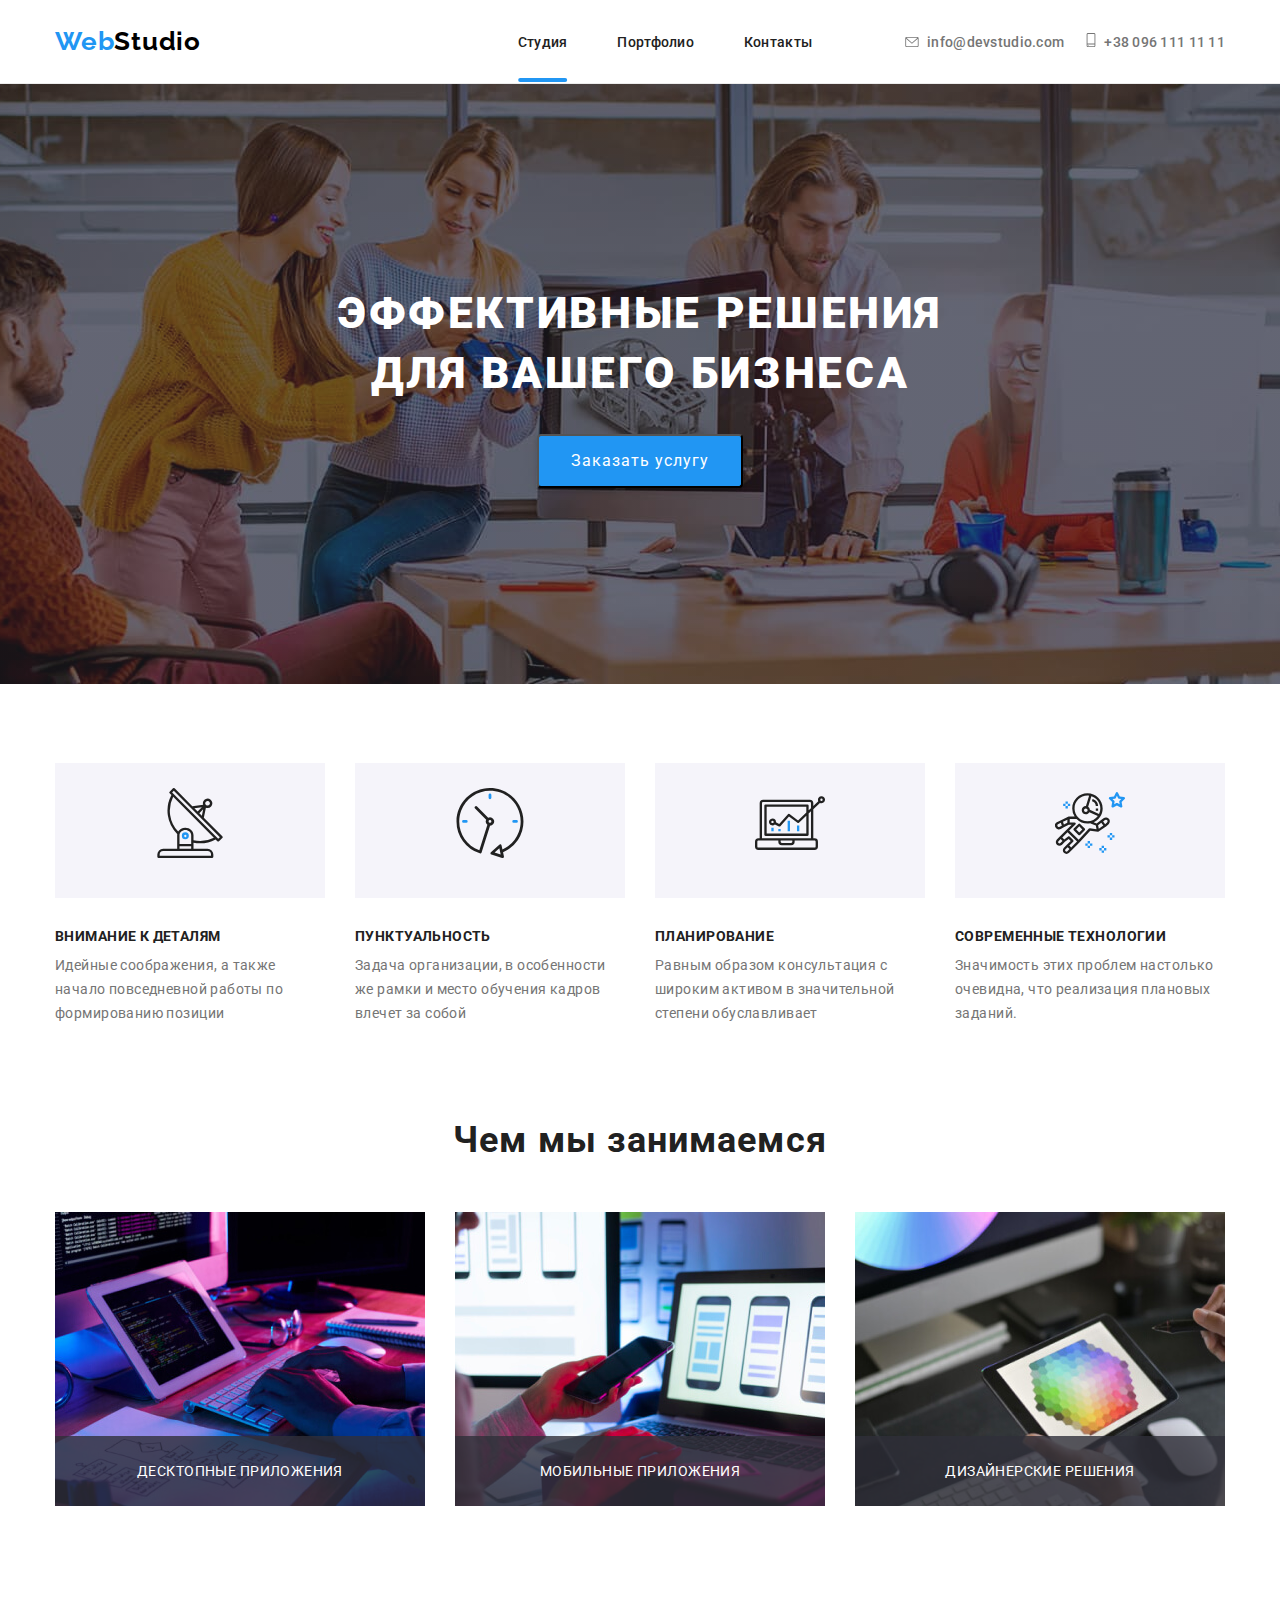
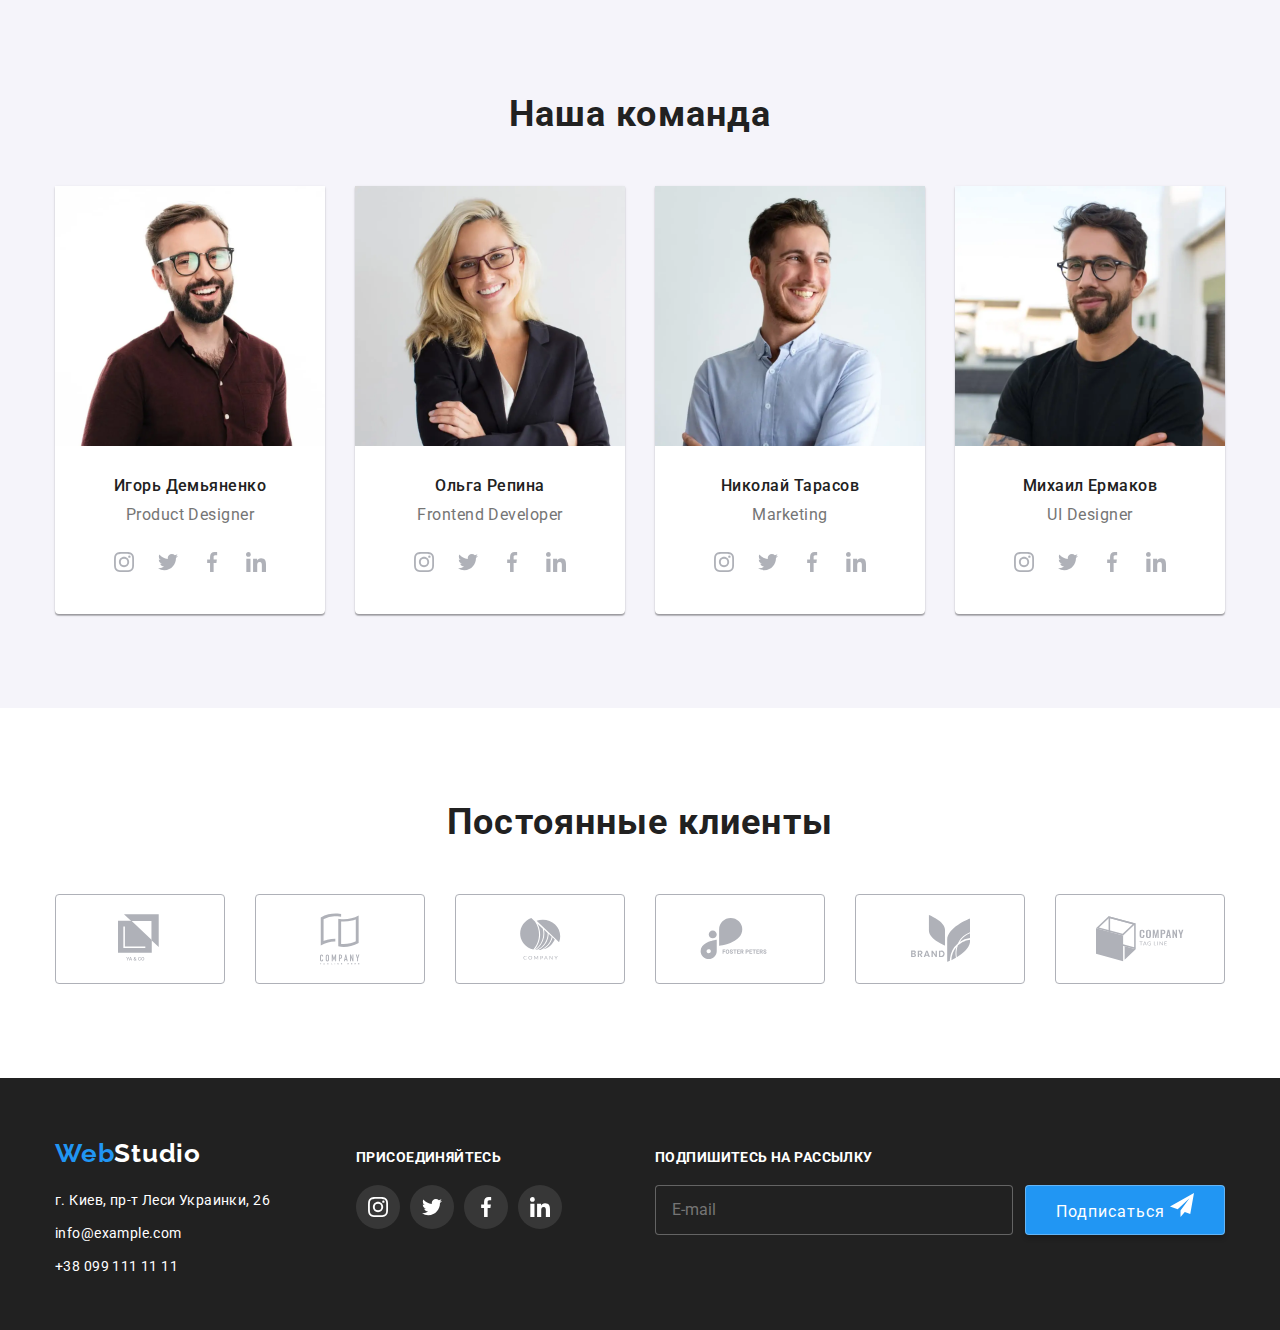
<file: index.html>
<!DOCTYPE html>
<html lang="ru">
  <head>
    <meta charset="UTF-8" />
    <meta name="viewport" content="width=device-width, initial-scale=1.0" />
    <title>Вебстудия</title>
    <link
      rel="stylesheet"
      href="https://cdnjs.cloudflare.com/ajax/libs/modern-normalize/1.0.0/modern-normalize.css"
    />

    <link
      href="https://fonts.googleapis.com/css2?family=Raleway:wght@700&family=Roboto:wght@400;500;700;900&display=swap"
      rel="stylesheet"
    />
    <link rel="stylesheet" href="./css/main.min.css" />
  </head>
  <body>
    <!--HEADER-->
    <header class="header">
      <div class="container">
        <div class="logo-menu-wrap">
            <a class="logo link" href="./index.html" aria-label="логотип вебстудии">Web<span class="logo-right-side">Studio</span>
          </a>
          <button class="menu-btn" type="button" aria-expanded="false" aria-controls="menu-container" data-menu-button>
            <svg class="menu-btn-svg" width="40px" height="40px" aria-label="Переключатель мобильного меню">
              <use class="icon-menu-btn" href="./images/sprite.svg#icon-menu"></use>
              <use class="icon-close-btn" href="./images/sprite.svg#icon-close-menu"></use>
            </svg>
          </button>
        </div>
        <div class="menu-container" id="menu-container" data-menu>
        <nav class="navigation">
          <ul class="navigation-list list">
            <li class="navigation-list-item">
              <a class="navigation-list-link link current" href="./index.html">Студия
              </a>
            </li>
            <li class="navigation-list-item">
              <a class="navigation-list-link link" href="./portfolio.html"
                >Портфолио</a
              >
            </li>
            <li class="navigation-list-item">
              <a class="navigation-list-link link" href="">Контакты</a>
            </li>
          </ul>
        </nav>
        <address class="address">
          <ul class="address-list link list">
            <li class="address-list-item">
            <a class="email-link link" href="mailto:info@devstudio.com">
             <svg class="email-link-svg" width="16" height="12" > 
               <use href="./images/sprite.svg#icon-envelope-hover"></use>
              
             </svg>info@devstudio.com
           
            </a>
            </li>
            <li class="address-list-item">
              <a class="tel-link link" href="tel:+380961111111">
                <svg class="tel-link-svg" width="10" height="16">
                  <use href="./images/sprite.svg#icon-smartphone"></use>
                </svg>+38 096 111 11 11
              </a>
            </li>
          </ul>
        </address>
          </div>
      </div>
    </header>
    <main>
      <!--HERO-->
      <section class="hero">
        <div class="container">
          <h1 class="hero-title">
            Эффективные решения <br>
            для вашего бизнеса
          </h1>
          <button class="modal-btn" type="button" data-modal-open>Заказать услугу</button>
        </div>
      </section>
      <!--ABOUT US-->
      <section class="about-us">
        <div class="container">
          <ul class="about-us-list list">
          <li class="about-us-list-item">
            <div class="about-us-svg-wrap">
            <svg class="about-us-item-svg" width="270" height="120">
              <use href="./images/sprite.svg#icon-antenna"></use>
            </svg>
            </div>
            <p class="about-us-discription">Внимание к деталям</p>
            <p class="about-us-details">
              Идейные соображения, а также начало повседневной работы по
              формированию позиции
            </p>
          </li>
          <li class="about-us-list-item">
            <div class="about-us-svg-wrap">
            <svg class="about-us-item-svg" width="270" height="120">
              <use href="./images/sprite.svg#icon-clock"></use>
            </svg>
            </div>
            <p class="about-us-discription">Пунктуальность</p>
            <p class="about-us-details">
              Задача организации, в особенности же рамки и место обучения кадров
              влечет за собой
            </p>
          </li>
          <li class="about-us-list-item">
            <div class="about-us-svg-wrap">
            <svg class="about-us-item-svg" width="270" height="120">
              <use href="./images/sprite.svg#icon-diagram"></use>
            </svg>
            </div>
            <p class="about-us-discription">Планирование</p>
            <p class="about-us-details">
              Равным образом консультация с широким активом в значительной
              степени обуславливает
            </p>
          </li>
          <li class="about-us-list-item">
            <div class="about-us-svg-wrap">
            <svg class="about-us-item-svg" width="270" height="120">
              <use href="./images/sprite.svg#icon-astronaut"></use>
            </svg>
            </div>
            <p class="about-us-discription">Современные технологии</p>
            <p class="about-us-details">
              Значимость этих проблем настолько очевидна, что реализация
              плановых заданий.
            </p>
          </li>
        </ul>
        </div>
      </section>
      <!-- Services -->
      <section class="services">
       <div class="container">
        <h2 class="about-us-actions">Чем мы занимаемся</h2>
          
        <ul class="services-list link list">
            <li>
              <div class="thumb">
              <img src="./images/aboutus/img.jpg" alt="руки на клавиатуре" />
              <p class="label">Десктопные приложения</p>
              </div>
            </li>
            
            <li>
              <div class="thumb">
              <img src="./images/aboutus/img-1.jpg" alt="телефон в руке" />
            <p class="label">Мобильные приложения</p>
            </div>
            </li>
            <li>
              <div class="thumb">
              <img src="./images/aboutus/img-2.jpg" alt="планшет" />
             <p class="label">Дизайнерские решения</p>
            </div>
            </li>
           </ul>
         
      </div>
       
      </section>
      <!--TEAM-->
      <section class="team">
        <div class="container"> 
          <h2 class="our-team">Наша команда</h2>
        <ul class="team-list link list">
          <li class="team-list-item">
            <picture>
              <source media="(min-width: 1200px)" srcset="./images/team/team1.webp 1x, ./images/team/team1@2x.webp 2x"
                  type="image/webp">
                  <source media="(min-width: 1200px)" srcset="./images/team/team1.jpg 1x, ./images/team/team1@2x.jpg 2x">
                  <source media="(min-width: 768px)" srcset="./images/team/team1-t.webp 1x, ./images/team/team1-t@2x.webp 2x"
                    type="image/webp">
                  <source media="(min-width: 768px)" srcset="./images/team/team1-t.jpg 1x, ./images/team/team1-t@2x.jpg 2x">
                  <source media="(min-width: 480px)" srcset="./images/team/team1-m.webp 1x, ./images/team/team1-m@2x.webp 2x"
                    type="image/webp">
                  <source media="(min-width: 480px)" srcset="./images/team/team1-m.jpg 1x, ./images/team/team1-m@2x.jpg 2x">
           
            <img class="team-img" src="./images/team/team1-m.jpg" alt="Игорь Демьяненко" />
            </picture>
          <div class="team-img-discription">
              <p class="team-name">Игорь Демьяненко</p>
              <p class="team-profession">Product Designer</p>
              <ul class="team-social-list list">
                <li class="team-social-item">
                  <a class="team-social-list-link" href="">
                    <svg class="team-social-list-svg">
                      <use href="./images/sprite.svg#icon-instagram"></use>
                    </svg>
                  </a>

                </li>
                <li class="team-social-item">
                  <a class="team-social-list-link" href="">
                    <svg class="team-social-list-svg">
                      <use href="./images/sprite.svg#icon-twitter-1"></use>
                    </svg>
                  </a>

                </li>
                <li class="team-social-item">
                  <a class="team-social-list-link" href="">
                    <svg class="team-social-list-svg">
                      <use href="./images/sprite.svg#icon-facebook"></use>
                    </svg>
                  </a>
                </li>
                <li class="team-social-item">
                  <a class="team-social-list-link" href="">
                    <svg class="team-social-list-svg">
                      <use href="./images/sprite.svg#icon-linkedin"></use>
                    </svg>
                  </a>
                </li>
              </ul>
          </div>
          </li>
          <li class="team-list-item">
            <picture>
              <source media="(min-width: 1200px)" srcset="./images/team/team2.webp 1x, ./images/team/team2@2x.webp 2x"
                type="image/webp">
              <source media="(min-width: 1200px)" srcset="./images/team/team2.jpg 1x, ./images/team/team2@2x.jpg 2x">
              <source media="(min-width: 768px)" srcset="./images/team/team2-t.webp 1x, ./images/team/team2-t@2x.webp 2x"
                type="image/webp">
              <source media="(min-width: 768px)" srcset="./images/team/team2-t.jpg 1x, ./images/team/team2-t@2x.jpg 2x">
              <source media="(min-width: 480px)" srcset="./images/team/team2-m.webp 1x, ./images/team/team2-m@2x.webp 2x"
                type="image/webp">
              <source media="(min-width: 480px)" srcset="./images/team/team2-m.jpg 1x, ./images/team/team2-m@2x.jpg 2x">
            <img class="team-img" src="./images/team/team2-m.jpg" alt="Ольга Репина" />
            </picture>
            
            <div class="team-img-discription">
              <p class="team-name">Ольга Репина</p>
              <p class="team-profession">Frontend Developer</p>
              <ul class="team-social-list list">
                <li class="team-social-item">
                  <a class="team-social-list-link" href="">
                    <svg class="team-social-list-svg">
                      <use href="./images/sprite.svg#icon-instagram"></use>
                    </svg>
                  </a>
              
                </li>
                <li class="team-social-item">
                  <a class="team-social-list-link" href="">
                    <svg class="team-social-list-svg">
                      <use href="./images/sprite.svg#icon-twitter-1"></use>
                    </svg>
                  </a>
              
                </li>
                <li class="team-social-item">
                  <a class="team-social-list-link" href="">
                    <svg class="team-social-list-svg">
                      <use href="./images/sprite.svg#icon-facebook"></use>
                    </svg>
                  </a>
                </li>
                <li class="team-social-item">
                  <a class="team-social-list-link" href="">
                    <svg class="team-social-list-svg">
                      <use href="./images/sprite.svg#icon-linkedin"></use>
                    </svg>
                  </a>
                </li>
              </ul>
            </div>
          </li>
          <li class="team-list-item">

            <picture>
              <source media="(min-width: 1200px)" srcset="./images/team/team3.webp 1x, ./images/team/team3@2x.webp 2x"
                type="image/webp">
              <source media="(min-width: 1200px)" srcset="./images/team/team3.jpg 1x, ./images/team/team3@2x.jpg 2x">
              <source media="(min-width: 768px)" srcset="./images/team/team3-t.webp 1x, ./images/team/team3-t@2x.webp 2x"
                type="image/webp">
              <source media="(min-width: 768px)" srcset="./images/team/team3-t.jpg 1x, ./images/team/team3-t@2x.jpg 2x">
              <source media="(min-width: 480px)" srcset="./images/team/team3-m.webp 1x, ./images/team/team3-m@2x.webp 2x"
                type="image/webp">
              <source media="(min-width: 480px)" srcset="./images/team/team3-m.jpg 1x, ./images/team/team3-m@2x.jpg 2x">
            <img class="team-img" src="./images/team/team3-m.jpg" alt="Николай Тарасов" />
            </picture>
            
             <div class="team-img-discription">
                  <p class="team-name">Николай Тарасов</p>
                  <p class="team-profession">Marketing</p>
                  <ul class="team-social-list list">
                    <li class="team-social-item">
                      <a class="team-social-list-link" href="">
                        <svg class="team-social-list-svg">
                          <use href="./images/sprite.svg#icon-instagram"></use>
                        </svg>
                      </a>
                  
                    </li>
                    <li class="team-social-item">
                      <a class="team-social-list-link" href="">
                        <svg class="team-social-list-svg">
                          <use href="./images/sprite.svg#icon-twitter-1"></use>
                        </svg>
                      </a>
                  
                    </li>
                    <li class="team-social-item">
                      <a class="team-social-list-link" href="">
                        <svg class="team-social-list-svg">
                          <use href="./images/sprite.svg#icon-facebook"></use>
                        </svg>
                      </a>
                    </li>
                    <li class="team-social-item">
                      <a class="team-social-list-link" href="">
                        <svg class="team-social-list-svg">
                          <use href="./images/sprite.svg#icon-linkedin"></use>
                        </svg>
                      </a>
                    </li>
                  </ul>
             </div>
          </li>
          <li class="team-list-item">
            <picture>
              <source media="(min-width: 1200px)" srcset="./images/team/team4.webp 1x, ./images/team/team4@2x.webp 2x"
                type="image/webp">
              <source media="(min-width: 1200px)" srcset="./images/team/team4.jpg 1x, ./images/team/team4@2x.jpg 2x">
              <source media="(min-width: 768px)" srcset="./images/team/team4-t.webp 1x, ./images/team/team4-t@2x.webp 2x"
                type="image/webp">
              <source media="(min-width: 768px)" srcset="./images/team/team4-t.jpg 1x, ./images/team/team4-t@2x.jpg 2x">
              <source media="(min-width: 480px)" srcset="./images/team/team4-m.webp 1x, ./images/team/team4-m@2x.webp 2x"
                type="image/webp">
              <source media="(min-width: 480px)" srcset="./images/team/team4-m.jpg 1x, ./images/team/team4-m@2x.jpg 2x">
              <img class="team-img" src="./images/team/team4-m.jpg" alt="Михаил Ермаков" />
            </picture>
           
           <div class="team-img-discription">
              <p class="team-name">Михаил Ермаков</p>
              <p class="team-profession">UI Designer</p>
              <ul class="team-social-list list">
                <li class="team-social-item">
                  <a class="team-social-list-link" href="">
                    <svg class="team-social-list-svg">
                      <use href="./images/sprite.svg#icon-instagram"></use>
                    </svg>
                  </a>
              
                </li>
                <li class="team-social-item">
                  <a class="team-social-list-link" href="">
                    <svg class="team-social-list-svg">
                      <use href="./images/sprite.svg#icon-twitter-1"></use>
                    </svg>
                  </a>
              </li>
                <li class="team-social-item">
                  <a class="team-social-list-link" href="">
                    <svg class="team-social-list-svg">
                      <use href="./images/sprite.svg#icon-facebook"></use>
                    </svg>
                  </a>
                </li>
                <li class="team-social-item">
                  <a class="team-social-list-link" href="">
                    <svg class="team-social-list-svg">
                      <use href="./images/sprite.svg#icon-linkedin"></use>
                    </svg>
                  </a>
                </li>
              </ul>
           </div>
          </li>
        </ul>
      </div>
      </section>
      <!-- Clients -->
      <section class="clients">
        <div class="container">
          <h2 class="our-clients">Постоянные клиенты</h2>
           <ul class="clients-list list">
             <li class="clients-list-item">
              <a class="clients-logo-link" href="">
                  <svg class="clients-logo-svg" width="45" height="50">
                    <use href="./images/sprite.svg#icon-logo-1"></use>
                  </svg>
              </a>
             </li>
             <li class="clients-list-item">
               <a class="clients-logo-link" href="">
                  <svg class="clients-logo-svg" width="40" height="52">
                    <use href="./images/sprite.svg#icon-logo-2"></use>
                  </svg>
               </a>
             </li>
             <li class="clients-list-item">
               <a class="clients-logo-link" href="">
                  <svg class="clients-logo-svg" width="41" height="42">
                    <use href="./images/sprite.svg#icon-logo-3"></use>
                  </svg>
               </a>
             </li>
             <li class="clients-list-item">
               <a class="clients-logo-link" href="">
                  <svg class="clients-logo-svg" width="80" height="42">
                    <use href="./images/sprite.svg#icon-logo-4"></use>
                  </svg>
               </a>
             </li>
             <li class="clients-list-item">
               <a class="clients-logo-link" href="">
                  <svg class="clients-logo-svg" width="59" height="47">
                    <use href="./images/sprite.svg#icon-logo-5"></use>
                  </svg>
               </a>
             </li>
             <li class="clients-list-item">
               <a class="clients-logo-link" href="">
                  <svg class="clients-logo-svg" width="88" height="46">
                    <use href="./images/sprite.svg#icon-logo-6"></use>
                  </svg>
               </a>
             </li>
           </ul>
        </div>
      </section>
    </main>

    <!-- Footer -->
    <footer class="footer">
      <div class="container">
        <div class="footer-adress-wrap">
        <div class="footer-container">
        <a class="footer-logo link" href="./index.html" aria-label="логотип вебстудии">Web<span
            class="logo-right-side-footer">Studio</span>
        </a>
        <address class="footer-address-list-wrap">
          <ul class="footer-list link list">
            <li class="city-adress link">г. Киев, пр-т Леси Украинки, 26</li>
            <li class="footer-email">
              <a class="footer-email-link link" href="mailto:info@example.com">info@example.com</a>
            </li>
            <li class="footer-tel">
              <a class="footer-tel-link link" href="tel:+380991111111">+38 099 111 11 11</a>
            </li>
          </ul>
        </address>
        </div>
      <div class="footer-social-links">
        <p class="footer-links-text">присоединяйтесь</p>
        <ul class="footer-social-list list">
          <li class="footer-social-links-item">
            <a class="footer-links link" href="">
              <svg class="footer-links-svg" width="20" height="20">
                <use href="./images/sprite.svg#icon-instagram"></use>
              </svg>
            </a>
          </li>
          <li class="footer-social-links-item">
            <a class="footer-links link" href="">
              <svg class="footer-links-svg" width="20" height="20">
                <use href="./images/sprite.svg#icon-twitter-1"></use>
              </svg>
            </a>
          </li>
          <li class="footer-social-links-item">
            <a class="footer-links link" href="">
              <svg class="footer-links-svg" width="20" height="20">
                <use href="./images/sprite.svg#icon-facebook"></use>
              </svg>
            </a>
          </li>
          <li class="footer-social-links-item">
              <a class="footer-links link" href="">
                <svg class="footer-links-svg" width="20" height="20">
                  <use href="./images/sprite.svg#icon-linkedin"></use>
                </svg>
              </a>
          </li>
        </ul>
      </div>
      </div>
      <form class="footer-form">
        <h2 class="subsribe-text">Подпишитесь на рассылку</h2>
      <div class="footer-subsribe-form">
      <label for="email" class="footer-form-label"></label>
          <input type="email" class="footer-input" placeholder="E-mail" id="email" />
          <button type="submit" class="footer-submit-btn">Подписаться
            <svg class="footer-submit-btn-svg" width="" height="">
                <use href="./images/sprite.svg#icon-icon-send"></use>
              </svg>
              </button>
            </div>
          </form>
       </div>
    </footer>
    <div class="backdrop is-hidden" data-modal>
      <div class="modal">
        <button type="button" class="close-btn" data-modal-close>
          <svg class="close-btn-svg" width="" height="">
            <use href="./images/sprite.svg#icon-close-btn"></use>
          </svg>
        </button>
        <form action="#" class="modal-form">
          <h2 class="modal-form-text">Оставьте свои данные, мы вам перезвоним</h2>
          <label class="modal-form-field">
            <span class="modal-form-description">Имя</span>
            <span class="modal-form-field-wrapper">
                <input type="text" name="user-name" class="modal-form-input" required>
                <svg class="modal-form-svg-icon" width="18" height="18">
                  <use href="./images/sprite.svg#icon-name"></use>
                </svg>
            </span>
         
          </label>
          <label class="modal-form-field">
            <span class="modal-form-description">Телефон</span>
            <span class="modal-form-field-wrapper">
          <input type="tel" name="user-phone" class="modal-form-input" required>
          <svg class="modal-form-svg-icon" width="18" height="18">
            <use href="./images/sprite.svg#icon-phone"></use>
          </svg>
          </span>
          </label>
          <label class="modal-form-field">
            <span class="modal-form-description">Почта</span>
            <span class="modal-form-field-wrapper">
          <input type="email" name="user-email" class="modal-form-input" required>
          <svg class="modal-form-svg-icon" width="18" height="18">
            <use href="./images/sprite.svg#icon-email"></use>
          </svg>
        </span>
          </label>
          <span class="user-message-description">Комментарий</span>
          <textarea name="user-message" class="modal-form-message" placeholder="Введите текст" ></textarea>
          <input type="checkbox" name="user-polisy" value="accept-polisy" id="check-polisy" class="modal-form-policy visually-hidden">
          <label for="check-polisy" class="modal-form-polisy-label">Соглашаюсь с рассылкой и принимаю <a href="#">Условия договора</a></label>
          <button type="submit" class="modal-form-btn">Отправить</button>
        </form>
      </div>
    </div>
    <script src="./js/menu.js"></script>
    <script src="./js/modal.js"></script>
  </body>
</html>
</file>
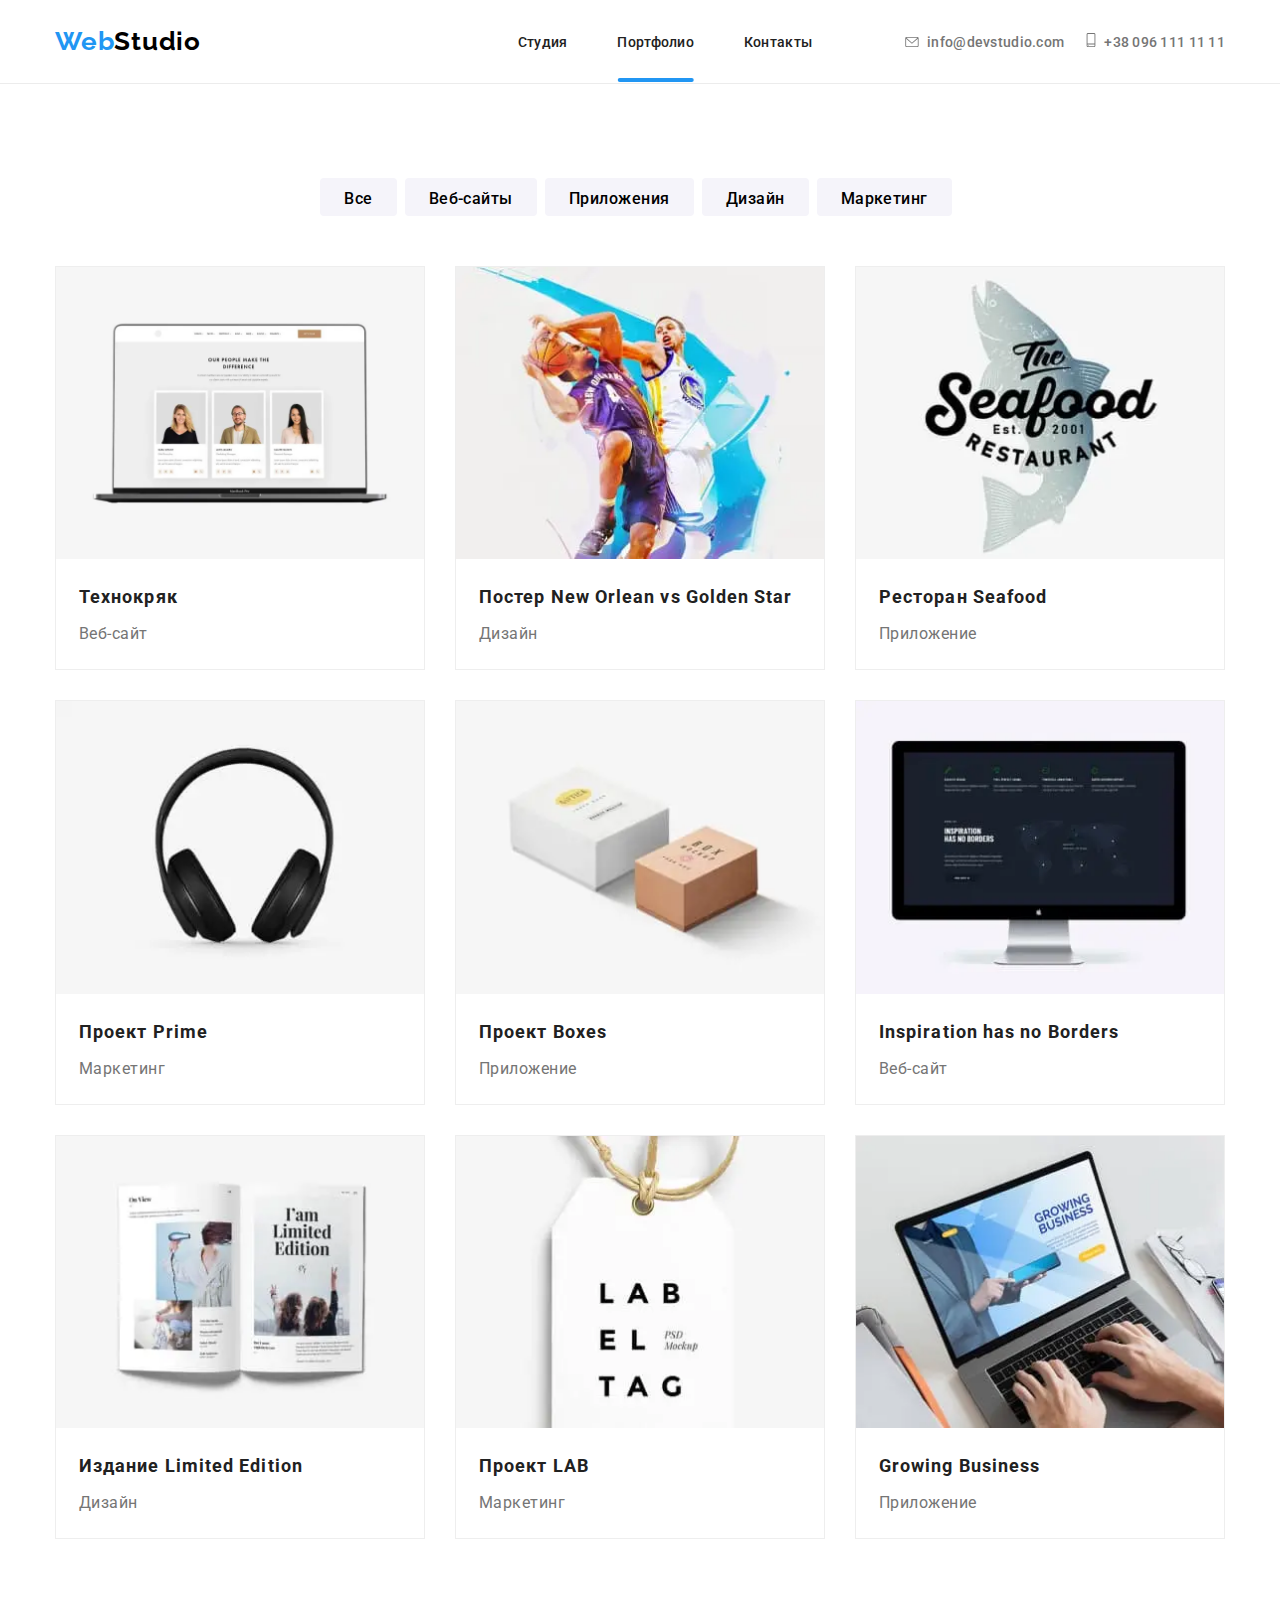
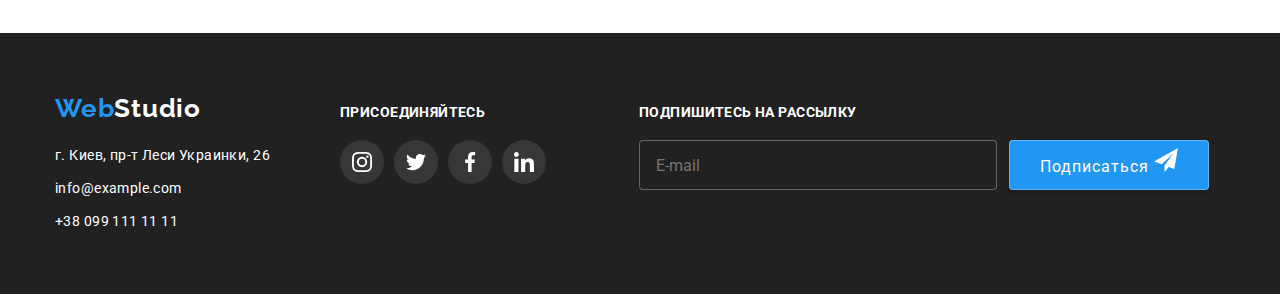
<file: portfolio.html>
<!DOCTYPE html>
<html lang="ru">
  <head>
    <meta charset="UTF-8" />
    <meta name="viewport" content="width=device-width, initial-scale=1.0" />
    <title>Портфолио</title>
    <link
      rel="stylesheet"
      href="https://cdnjs.cloudflare.com/ajax/libs/modern-normalize/1.0.0/modern-normalize.css"
    />
    <link
      href="https://fonts.googleapis.com/css2?family=Raleway:wght@700&family=Roboto:wght@400;500;700;900&display=swap"
      rel="stylesheet"
    />
    <link rel="stylesheet" href="./css/portfolio.min.css" />
  </head>
  <body>
    <!--HEADER-->
      <header class="header">
        <div class="container">
          <div class="logo-menu-wrap">
            <a class="logo link" href="./index.html" aria-label="логотип вебстудии">Web<span
                class="logo-right-side">Studio</span>
            </a>
            <button class="menu-btn" type="button" aria-expanded="false" aria-controls="menu-container" data-menu-button>
              <svg class="menu-btn-svg" width="40px" height="40px" aria-label="Переключатель мобильного меню">
                <use class="icon-menu-btn" href="./images/sprite.svg#icon-menu"></use>
                <use class="icon-close-btn" href="./images/sprite.svg#icon-close-menu"></use>
              </svg>
            </button>
          </div>
          <div class="menu-container" id="menu-container" data-menu>
            <nav class="navigation">
              <ul class="navigation-list list">
                <li class="navigation-list-item">
                  <a class="navigation-list-link link" href="./index.html">Студия</a>
                </li>
                <li class="navigation-list-item">
                  <a class="navigation-list-link link current" href="./portfolio.html">Портфолио</a>
                </li>
                <li class="navigation-list-item">
                  <a class="navigation-list-link link" href="">Контакты</a>
                </li>
              </ul>
            </nav>
            <address class="address">
              <ul class="address-list link list">
                <li class="address-list-item">
                  <a class="email-link link" href="mailto:info@devstudio.com">
                    <svg class="email-link-svg" width="16" height="12">
                      <use href="./images/sprite.svg#icon-envelope-hover"></use>
      
                    </svg>info@devstudio.com
      
                  </a>
                </li>
                <li class="address-list-item">
                  <a class="tel-link link" href="tel:+380961111111">
                    <svg class="tel-link-svg" width="10" height="16">
                      <use href="./images/sprite.svg#icon-smartphone"></use>
                    </svg>+38 096 111 11 11
                  </a>
                </li>
              </ul>
            </address>
          </div>
        </div>
      </header>
    <main>
      <!--Hero-->
      <section class="portfolio-hero">
        <div class="container">
          <!--Buttons-->
          <ul class="buttons-list list">
            <li class="buttons-list-item">
              <button class="modal-btn-portfolio" type="button">Все</button>
            </li>
            <li class="buttons-list-item">
              <button class="modal-btn-portfolio" type="button">
                Веб-сайты
              </button>
            </li>
            <li class="buttons-list-item">
              <button class="modal-btn-portfolio" type="button">
                Приложения
              </button>
            </li>
            <li class="buttons-list-item">
              <button class="modal-btn-portfolio" type="button">Дизайн</button>
            </li>
            <li class="buttons-list-item">
              <button class="modal-btn-portfolio" type="button">
                Маркетинг
              </button>
            </li>
          </ul>
          <ul class="portfolio-item list">
            <li class="portfolio-discription-list">
              <div class="overlay">
                <picture>
                  <source media="(min-width: 1200px)"
                  srcset="./images/portfolio/portfolio1.webp 1px, ./images/portfolio/portfolio1@2x.webp 2x" type="image/webp">
                  <source media="(min-width: 1200px)"
                      srcset="./images/portfolio/portfolio1.jpg 1x, ./images/portfolio/portfolio1@2x.jpg 2x">
                  <source media="(min-width: 768px)"
                    srcset="./images/portfolio/portfolio1-t.webp 1x, ./images/portfolio/portfolio1-t@2x.webp 2x" type="image/webp">
                  <source media="(min-width: 768px)"
                    srcset="./images/portfolio/portfolio1-t.jpg 1x, ./images/portfolio/portfolio1-t@2x.jpg 2x">
                  <source media="(min-width: 480px)"
                      srcset="./images/portfolio/portfolio1-m.webp 1x, ./images/portfolio/portfolio1-m@2x.webp 2x" type="image/webp">
                  <source media="(min-width: 480px)"
                      srcset="./images/portfolio/portfolio1-m.jpg 1x, ./images/portfolio/portfolio1-m@2x.jpg 2x">
                      <img class="card-img" src="./images/portfolio/portfolio1-m.jpg" alt="технокряк" />
                </picture>
                <p class="overlay-description">Технокряк это современная площадка распространения коронавируса.
                  Компании используют эту платформу для цифрового
                  шпионажа и атак на защищённые сервера конкурентов.</p>
              </div>
              <div class="portfolio-card-discription">
                <p class="discription-name">Технокряк</p>
                <p class="discription-direction">Веб-сайт</p>
              </div>
             
            </li>
            <li class="portfolio-discription-list">
              <div class="overlay">
                <picture>
                  <source media="(min-width: 1200px)"
                    srcset="./images/portfolio/portfolio2.webp 1x, ./images/portfolio/portfolio2@2x.webp 2x" type="image/webp">
                  <source media="(min-width: 1200px)"
                    srcset="./images/portfolio/portfolio2.jpg 1x, ./images/portfolio/portfolio2@2x.jpg 2x">
                  <source media="(min-width: 768px)"
                    srcset="./images/portfolio/portfolio2-t.webp 1x, ./images/portfolio/portfolio2-t@2x.webp 2x" type="image/webp">
                  <source media="(min-width: 768px)"
                    srcset="./images/portfolio/portfolio2-t.jpg 1x, ./images/portfolio/portfolio2-t@2x.jpg 2x">
                  <source media="(min-width: 480px)"
                    srcset="./images/portfolio/portfolio2-m.webp 1x, ./images/portfolio/portfolio2-m@2x.webp 2x" type="image/webp">
                  <source media="(min-width: 480px)"
                    srcset="./images/portfolio/portfolio2-m.jpg 1x, ./images/portfolio/portfolio2-m@2x.jpg 2x">
                  <img class="card-img" src="./images/portfolio/portfolio2-m.jpg" alt="постер" />
                  
                </picture>
            
              <p class="overlay-description">dreams come true</p>
              </div>
              <div class="portfolio-card-discription">
                <p class="discription-name">Постер New Orlean vs Golden Star</p>
                <p class="discription-direction">Дизайн</p>
              </div>
            </li>
            <li class="portfolio-discription-list">
              <div class="overlay">
                <picture>
                  <source media="(min-width: 1200px)"
                    srcset="./images/portfolio/portfolio3.webp 1x, ./images/portfolio/portfolio3@2x.webp 2x" type="image/webp">
                  <source media="(min-width: 1200px)"
                    srcset="./images/portfolio/portfolio3.jpg 1x, ./images/portfolio/portfolio3@2x.jpg 2x">
                  <source media="(min-width: 768px)"
                    srcset="./images/portfolio/portfolio3-t.webp 1x, ./images/portfolio/portfolio3-t@2x.webp 2x" type="image/webp">
                  <source media="(min-width: 768px)"
                    srcset="./images/portfolio/portfolio3-t.jpg 1x, ./images/portfolio/portfolio3-t@2x.jpg 2x">
                  <source media="(min-width: 480px)"
                    srcset="./images/portfolio/portfolio3-m.webp 1x, ./images/portfolio/portfolio3-m@2x.webp 2x" type="image/webp">
                  <source media="(min-width: 480px)"
                    srcset="./images/portfolio/portfolio3-m.jpg 1x, ./images/portfolio/portfolio3-m@2x.jpg 2x">
                  <img class="card-img" src="./images/portfolio/portfolio3-m.jpg" alt="логотип ресторана" />
                 
                </picture>
              
              <p class="overlay-description">dreams come true</p>
              </div>
              <div class="portfolio-card-discription">
                <p class="discription-name">Ресторан Seafood</p>
                <p class="discription-direction">Приложение</p>
              </div>
            </li>
            <li class="portfolio-discription-list">
              <div class="overlay">
                <picture>
                  <source media="(min-width: 1200px)"
                    srcset="./images/portfolio/portfolio4.webp 1x, ./images/portfolio/portfolio4@2x.webp 2x" type="image/webp">
                  <source media="(min-width: 1200px)"
                    srcset="./images/portfolio/portfolio4.jpg 1x, ./images/portfolio/portfolio4@2x.jpg 2x">
                  <source media="(min-width: 768px)"
                    srcset="./images/portfolio/portfolio4-t.webp 1x, ./images/portfolio/portfolio4-t@2x.webp 2x" type="image/webp">
                  <source media="(min-width: 768px)"
                    srcset="./images/portfolio/portfolio4-t.jpg 1x, ./images/portfolio/portfolio4-t@2x.jpg 2x">
                  <source media="(min-width: 480px)"
                    srcset="./images/portfolio/portfolio4-m.webp 1x, ./images/portfolio/portfolio4-m@2x.webp 2x" type="image/webp">
                  <source media="(min-width: 480px)"
                    srcset="./images/portfolio/portfolio4-m.jpg 1x, ./images/portfolio/portfolio4-m@2x.jpg 2x">
                  <img class="card-img" src="./images/portfolio/portfolio4-m.jpg" alt="наушники" />
                </picture>
              
              <p class="overlay-description">dreams come true</p>
              </div>
              <div class="portfolio-card-discription">
                <p class="discription-name">Проект Prime</p>
                <p class="discription-direction">Маркетинг</p>
              </div>
            </li>
            <li class="portfolio-discription-list">
              <div class="overlay">
                <picture>
                  <source media="(min-width: 1200px)"
                    srcset="./images/portfolio/portfolio5.webp 1x, ./images/portfolio/portfolio5@2x.webp 2x" type="image/webp">
                  <source media="(min-width: 1200px)"
                    srcset="./images/portfolio/portfolio5.jpg 1x, ./images/portfolio/portfolio5@2x.jpg 2x">
                  <source media="(min-width: 768px)"
                    srcset="./images/portfolio/portfolio5-t.webp 1x, ./images/portfolio/portfolio5-t@2x.webp 2x" type="image/webp">
                  <source media="(min-width: 768px)"
                    srcset="./images/portfolio/portfolio5-t.jpg 1x, ./images/portfolio/portfolio5-t@2x.jpg 2x">
                  <source media="(min-width: 480px)"
                    srcset="./images/portfolio/portfolio5-m.webp 1x, ./images/portfolio/portfolio5-m@2x.webp 2x" type="image/webp">
                  <source media="(min-width: 480px)"
                    srcset="./images/portfolio/portfolio1-m.jpg 1x, ./images/portfolio/portfolio5-m@2x.jpg 2x">
                  <img class="card-img" src="./images/portfolio/portfolio5-m.jpg" alt="коробки" />
                </picture>
            
              <p class="overlay-description">dreams come true</p>
              </div>
              <div class="portfolio-card-discription">
                <p class="discription-name">Проект Boxes</p>
                <p class="discription-direction">Приложение</p>
              </div>
            </li>
            <li class="portfolio-discription-list">
              <div class="overlay">
                <picture>
                  <source media="(min-width: 1200px)"
                    srcset="./images/portfolio/portfolio6.webp 1x, ./images/portfolio/portfolio6@2x.webp 2x" type="image/webp">
                  <source media="(min-width: 1200px)"
                    srcset="./images/portfolio/portfolio6.jpg 1x, ./images/portfolio/portfolio6@2x.jpg 2x">
                  <source media="(min-width: 768px)"
                    srcset="./images/portfolio/portfolio6-t.webp 1x, ./images/portfolio/portfolio6-t@2x.webp 2x" type="image/webp">
                  <source media="(min-width: 768px)"
                    srcset="./images/portfolio/portfolio6-t.jpg 1x, ./images/portfolio/portfolio6-t@2x.jpg 2x">
                  <source media="(min-width: 480px)"
                    srcset="./images/portfolio/portfolio6-m.webp 1x, ./images/portfolio/portfolio6-m@2x.webp 2x" type="image/webp">
                  <source media="(min-width: 480px)"
                    srcset="./images/portfolio/portfolio6-m.jpg 1x, ./images/portfolio/portfolio6-m@2x.jpg 2x">
                  <img class="card-img" src="./images/portfolio/portfolio6-m.jpg" alt="монитор" />
                </picture>
             
              <p class="overlay-description">dreams come true</p>
              </div>
              <div class="portfolio-card-discription">
                <p class="discription-name">Inspiration has no Borders</p>
                <p class="discription-direction">Веб-сайт</p>
              </div>
            </li>
            <li class="portfolio-discription-list">
              <div class="overlay">
                <picture>
                  <source media="(min-width: 1200px)"
                    srcset="./images/portfolio/portfolio7.webp 1x, ./images/portfolio/portfolio7@2x.webp 2x" type="image/webp">
                  <source media="(min-width: 1200px)"
                    srcset="./images/portfolio/portfolio7.jpg 1x, ./images/portfolio/portfolio7@2x.jpg 2x">
                  <source media="(min-width: 768px)"
                    srcset="./images/portfolio/portfolio7-t.webp 1x, ./images/portfolio/portfolio7-t@2x.webp 2x" type="image/webp">
                  <source media="(min-width: 768px)"
                    srcset="./images/portfolio/portfolio7-t.jpg 1x, ./images/portfolio/portfolio7-t@2x.jpg 2x">
                  <source media="(min-width: 480px)"
                    srcset="./images/portfolio/portfolio7-m.webp 1x, ./images/portfolio/portfolio7-m@2x.webp 2x" type="image/webp">
                  <source media="(min-width: 480px)"
                    srcset="./images/portfolio/portfolio7-m.jpg 1x, ./images/portfolio/portfolio7-m@2x.jpg 2x">
                  <img class="card-img" src="./images/portfolio/portfolio7-m.jpg" alt="книга" />
                </picture>
              
              <p class="overlay-description">dreams come true</p>
              </div>
              <div class="portfolio-card-discription">
                <p class="discription-name">Издание Limited Edition</p>
                <p class="discription-direction">Дизайн</p>
              </div>
            </li>
            <li class="portfolio-discription-list">
              <div class="overlay">
                <picture>
                  <source media="(min-width: 1200px)"
                    srcset="./images/portfolio/portfolio8.webp 1x, ./images/portfolio/portfolio8@2x.webp 2x" type="image/webp">
                  <source media="(min-width: 1200px)"
                    srcset="./images/portfolio/portfolio8.jpg 1x, ./images/portfolio/portfolio8@2x.jpg 2x">
                  <source media="(min-width: 768px)"
                    srcset="./images/portfolio/portfolio8-t.webp 1x, ./images/portfolio/portfolio8-t@2x.webp 2x" type="image/webp">
                  <source media="(min-width: 768px)"
                    srcset="./images/portfolio/portfolio8-t.jpg 1x, ./images/portfolio/portfolio8-t@2x.jpg 2x">
                  <source media="(min-width: 480px)"
                    srcset="./images/portfolio/portfolio8-m.webp 1x, ./images/portfolio/portfolio8-m@2x.webp 2x" type="image/webp">
                  <source media="(min-width: 480px)"
                    srcset="./images/portfolio/portfolio8-m.jpg 1x, ./images/portfolio/portfolio8-m@2x.jpg 2x">
                  <img class="card-img" src="./images/portfolio/portfolio8-m.jpg" alt="бирка с надписью" />
                </picture>
            
              <p class="overlay-description">dreams come true</p>
              </div>
              <div class="portfolio-card-discription">
                <p class="discription-name">Проект LAB</p>
                <p class="discription-direction">Маркетинг</p>
              </div>
            </li>
            <li class="portfolio-discription-list">
              <div class="overlay">
                <picture>
                  <source media="(min-width: 1200px)"
                    srcset="./images/portfolio/portfolio9.webp 1x, ./images/portfolio/portfolio9@2x.webp 2x" type="image/webp">
                  <source media="(min-width: 1200px)"
                    srcset="./images/portfolio/portfolio9.jpg 1x, ./images/portfolio/portfolio9@2x.jpg 2x">
                  <source media="(min-width: 768px)"
                    srcset="./images/portfolio/portfolio9-t.webp 1x, ./images/portfolio/portfolio9-t@2x.webp 2x" type="image/webp">
                  <source media="(min-width: 768px)"
                    srcset="./images/portfolio/portfolio9-t.jpg 1x, ./images/portfolio/portfolio9-t@2x.jpg 2x">
                  <source media="(min-width: 480px)"
                    srcset="./images/portfolio/portfolio9-m.webp 1x, ./images/portfolio/portfolio9-m@2x.webp 2x" type="image/webp">
                  <source media="(min-width: 480px)"
                    srcset="./images/portfolio/portfolio9-m.jpg 1x, ./images/portfolio/portfolio9-m@2x.jpg 2x">
                  <img class="card-img" src="./images/portfolio/portfolio9-m.jpg" alt="руки на клавиатуре" />
                </picture>
              
              <p class="overlay-description">dreams come true</p>
              </div>
              <div class="portfolio-card-discription">
                <p class="discription-name">Growing Business</p>
                <p class="discription-direction">Приложение</p>
              </div>
            </li>
          </ul>
        </div>
      </section>
    </main>
    <!--Footer-->
    <footer class="footer">
      <div class="container">
        <div class="footer-adress-wrap">
        <div class="footer-container">
          <a
            class="footer-logo link"
            href="./index.html"
            aria-label="логотип вебстудии"
            >Web<span class="logo-right-side-footer">Studio</span>
          </a>
          <address>
            <ul class="footer-list link list">
              <li class="city-adress link">г. Киев, пр-т Леси Украинки, 26</li>
              <li class="footer-email">
                <a class="footer-email-link link" href="mailto:info@example.com"
                  >info@example.com</a
                >
              </li>
              <li class="footer-tel">
                <a class="footer-tel-link link" href="tel:+380991111111"
                  >+38 099 111 11 11</a
                >
              </li>
            </ul>
          </address>
        </div>
        <div class="footer-social-links">
          <p class="footer-links-text">присоединяйтесь</p>
          <ul class="footer-social-list list">
            <li class="footer-social-links-item">
              <a class="footer-links link" href="">
                <svg class="footer-links-svg" width="20" height="20">
                  <use href="./images/sprite.svg#icon-instagram"></use>
                </svg>
              </a>
            </li>
            <li class="footer-social-links-item">
              <a class="footer-links link" href="">
                <svg class="footer-links-svg" width="20" height="20">
                  <use href="./images/sprite.svg#icon-twitter-1"></use>
                </svg>
              </a>
            </li>
            <li class="footer-social-links-item">
              <a class="footer-links link" href="">
                <svg class="footer-links-svg" width="20" height="20">
                  <use href="./images/sprite.svg#icon-facebook"></use>
                </svg>
              </a>
            </li>
            <li class="footer-social-links-item">
              <a class="footer-links link" href="">
                <svg class="footer-links-svg" width="20" height="20">
                  <use href="./images/sprite.svg#icon-linkedin"></use>
                </svg>
              </a>
            </li>
          </ul>
        </div>
        </div>
        <form class="footer-form">
          <h2 class="subsribe-text">Подпишитесь на рассылку</h2>
          
            <div class="footer-subsribe-form">
            <label for="mail" class="footer-form-label"></label>
            <input type="mail" class="footer-input" placeholder="E-mail" id="mail" />
            <button type="submit" class="footer-submit-btn">Подписаться
              <svg class="footer-submit-btn-svg" width="" height="">
                <use href="./images/sprite.svg#icon-icon-send"></use>
              </svg>
        </button>
        </div>
          </form>
        </div>
    </footer>
    <script src="./js/menu.js"></script>
  </body>
</html>
</file>
<file: css/main.min.css>
*,*::before,*::after{margin:0;padding:0}body{font-family:'Roboto', sans-serif;font-style:normal}.list{list-style:none}.link{text-decoration:none}address{font-style:normal}img{display:block}.navigation-list-link:hover,.navigation-list-link:focus{color:#2196f3}.email-link:hover,.email-link:focus{color:#2196f3}.tel-link:hover,.tel-link:focus{color:#2196f3}.footer-email-link:hover,.footer-email-link:focus{color:#2196f3}.footer-tel-link:hover,.footer-tel-link:focus{color:#2196f3}.visually-hidden{position:absolute !important;clip:rect(1px 1px 1px 1px);clip:rect(1px, 1px, 1px, 1px);padding:0 !important;border:0 !important;height:1px !important;width:1px !important;overflow:hidden}.container{margin-left:auto;margin-right:auto;padding-left:15px;padding-right:15px}@media screen and (min-width: 480px){.container{width:480px}}@media screen and (min-width: 768px){.container{width:768px}}@media screen and (min-width: 1200px){.container{width:1200px}}@media screen and (min-width: 1200px) and (min-width: 1200px){.hero .container{width:1200px}}@media screen and (min-width: 1200px){.footer .container{display:flex;align-items:baseline}}@media screen and (min-width: 768px){.header .container{display:flex;align-items:center;justify-content:space-between}}@media screen and (min-width: 1200px){.header .container{display:flex;align-self:center}}.logo{font-family:Raleway;font-weight:bold;font-size:24px;line-height:1.166;letter-spacing:0.03em;padding-top:16px;padding-bottom:16px;color:#2196f3}@media screen and (min-width: 768px){.logo{padding-top:26px;padding-bottom:26px}}@media screen and (min-width: 1200px){.logo{margin-right:93px;font-size:26px;line-height:1.192}}.logo-right-side{color:black}.logo-right-side-footer{color:#ffffff}.logo-menu-wrap{display:flex;align-items:center;justify-content:space-between}@media screen and (min-width: 1200px){.logo-menu-wrap{margin-right:93px}}.menu-btn{display:inline-flex;margin:0;padding:0;border:none;outline:none;background-color:transparent}@media screen and (min-width: 768px){.menu-btn{display:none}}.icon-close-btn{display:none}.menu-btn.is-open .icon-close-btn{display:block}.icon-menu-btn{display:block}.menu-btn.is-open .icon-menu-btn{display:none}.menu-btn-svg:hover,.menu-btn-svg:focus{fill:#2196f3}.current{position:relative;color:#2196f3;padding-bottom:12px}@media screen and (min-width: 768px){.current{padding-bottom:30px}}.current::after{position:absolute;left:50%;bottom:0px;display:inline-block;width:61px;height:4px;content:'';background-color:#2196f3;border-radius:2px;transform:translateX(-50%)}@media screen and (min-width: 768px){.current::after{width:100%;bottom:-1px}}@media screen and (min-width: 768px) and (min-width: 1200px){.current::after{width:100%;height:4px}}.email-link{font-weight:500;font-size:18px;line-height:1.166;letter-spacing:0.02em;color:#757575;transition-property:all;transition-duration:250ms;transition-timing-function:cubic-bezier(0.4, 0, 0.2, 1)}@media screen and (min-width: 768px){.email-link{font-size:12px;line-height:1.166}}@media screen and (min-width: 1200px){.email-link{font-size:14px;line-height:1.333;margin-right:22px}}.email-link-svg{width:16px;height:11px;fill:#757575;margin-right:10px;transition-property:all;transition-duration:250ms;transition-timing-function:cubic-bezier(0.4, 0, 0.2, 1)}@media screen and (min-width: 768px){.email-link-svg{width:14px;height:10px;margin-right:8px}}.email-link:hover .email-link-svg{fill:#2196f3}.tel-link{font-weight:500;font-size:18px;line-height:1.166;letter-spacing:0.02em;color:#757575;transition-property:all;transition-duration:250ms;transition-timing-function:cubic-bezier(0.4, 0, 0.2, 1)}@media screen and (min-width: 768px){.tel-link{font-size:12px;line-height:1.166}}@media screen and (min-width: 1200px){.tel-link{font-size:14px;line-height:1.333}}.tel-link-svg{width:10px;height:14px;fill:#757575;margin-right:10px;transition-property:all;transition-duration:250ms;transition-timing-function:cubic-bezier(0.4, 0, 0.2, 1)}@media screen and (min-width: 768px){.tel-link-svg{margin-right:8px}}.tel-link:hover .tel-link-svg{fill:#2196f3}.header{position:relative;border-bottom:1px solid #ececec}@media screen and (min-width: 1200px){.header .address{display:inline-flex;margin-left:auto}}@media screen and (max-width: 767px){.menu-container{display:none;position:absolute;text-align:center;top:101%;left:0;width:100%;padding-top:60px;padding-bottom:60px;background-color:#fff;z-index:3}.menu-container.is-open{display:block}}@media screen and (min-width: 768px){.menu-container{display:flex;align-items:center;justify-content:space-between}}@media screen and (min-width: 768px){.navigation{display:flex;align-items:center;justify-content:space-between;margin-right:84px}}@media screen and (min-width: 1200px){.navigation{display:flex;align-items:center;margin-right:93px}}@media screen and (max-width: 767px){.navigation-list-item:not(:last-child){padding-bottom:40px}}@media screen and (min-width: 768px){.navigation-list-item:not(:last-child){margin-right:50px}}@media screen and (min-width: 768px){.navigation-list{display:flex;align-items:center;justify-content:space-between}}@media screen and (max-width: 767px){.navigation-list{margin-bottom:70px}}.navigation-list-link{font-weight:500;font-size:18px;line-height:1.166;text-align:center;letter-spacing:0.02em;color:#212121}@media screen and (min-width: 768px){.navigation-list-link{font-size:14px;line-height:1.142}}@media screen and (min-width: 1200px){.navigation-list-link{display:inline-block;padding:32px 0px}}.address-list{font-size:18px}@media screen and (min-width: 768px){.address-list{display:block}}@media screen and (min-width: 1200px){.address-list{display:flex;align-items:center}}@media screen and (min-width: 480px){.address-list-item:not(:last-child){margin-bottom:16px}}@media screen and (min-width: 768px){.address-list-item:not(:last-child){margin-bottom:10px}}@media screen and (min-width: 1200px){.address-list-item:not(:last-child){margin-bottom:0px}}.hero{max-width:100%;height:400px;margin:0 auto;padding:118px 0px;text-align:center;background-color:#212121;text-align:center;background-image:linear-gradient(rgba(47,48,58,0.4), rgba(47,48,58,0.4)),url(../images/hero/hero-m.jpg);background-repeat:no-repeat;background-position:center}@media screen and (min-width: 480px){.hero{max-width:100%;height:400px;background-size:cover;background-image:linear-gradient(rgba(47,48,58,0.4), rgba(47,48,58,0.4)),url(../images/hero/hero-m.jpg)}}@media screen and (min-width: 480px) and (min-device-pixel-ratio: 2), screen and (min-width: 480px) and (min-resolution: 192dpi), screen and (min-width: 480px) and (min-resolution: 2dppx){.hero{background-image:linear-gradient(rgba(47,48,58,0.4), rgba(47,48,58,0.4)),url(../images/hero/hero-m@2x.jpg)}}@media screen and (min-width: 768px){.hero{max-width:100%;height:400px;background-size:cover;background-image:linear-gradient(rgba(47,48,58,0.4), rgba(47,48,58,0.4)),url(../images/hero/hero-t.jpg)}}@media screen and (min-width: 768px) and (min-device-pixel-ratio: 2), screen and (min-width: 768px) and (min-resolution: 192dpi), screen and (min-width: 768px) and (min-resolution: 2dppx){.hero{background-image:linear-gradient(rgba(47,48,58,0.4), rgba(47,48,58,0.4)),url(../images/hero/hero-t@2x.jpg)}}@media screen and (min-width: 1200px){.hero{max-width:100%;height:600px;padding:200px 0px;background-size:cover;background-image:linear-gradient(rgba(47,48,58,0.4), rgba(47,48,58,0.4)),url(../images/hero/hero.jpg)}}@media screen and (min-width: 1200px) and (min-device-pixel-ratio: 2), screen and (min-width: 1200px) and (min-resolution: 192dpi), screen and (min-width: 1200px) and (min-resolution: 2dppx){.hero{background-image:linear-gradient(rgba(47,48,58,0.4), rgba(47,48,58,0.4)),url(../images/hero/hero-d@2x.jpg)}}.hero-title{font-weight:900;font-size:26px;line-height:1.615;text-align:center;letter-spacing:0.06em;text-transform:uppercase;color:#ffffff;margin-right:auto;margin-left:auto;margin-bottom:30px}@media screen and (min-width: 1200px){.hero-title{font-size:44px;line-height:1.363}}.modal-btn{display:inline-block;font-size:16px;line-height:1.875;padding:10px 32px;border-radius:4px;min-width:136px;letter-spacing:0.06em;background:#2196f3;box-shadow:0px 4px 4px rgba(0,0,0,0.15);color:#ffffff}.modal-btn:hover,.modal-btn:focus{background:#188ce8;box-shadow:0px 4px 4px rgba(0,0,0,0.15)}.about-us{padding:94px 0px}@media screen and (min-width: 480px){.about-us-list{display:block}}@media screen and (min-width: 768px){.about-us-list{display:flex;flex-wrap:wrap}}@media screen and (min-width: 1200px){.about-us-list{display:flex}}@media screen and (min-width: 480px){.about-us-list-item{width:450px}}@media screen and (min-width: 768px){.about-us-list-item{width:354px}}@media screen and (min-width: 1200px){.about-us-list-item{width:270px}}@media screen and (min-width: 1200px){.about-us-list-item:not(:last-child){margin-right:30px}}@media screen and (min-width: 768px){.about-us .about-us-list-item:nth-child(odd){margin-right:30px}}.about-us-discription{font-weight:bold;font-size:14px;line-height:1.142;letter-spacing:0.03em;text-transform:uppercase;color:#212121;margin-bottom:10px}.about-us-details{font-weight:normal;font-size:14px;line-height:1.714;letter-spacing:0.03em;color:#757575}.about-us-item-svg{padding:25px 100px;background:#f5f4fa}@media screen and (min-width: 1200px){.about-us-item-svg{margin-bottom:30px}}.about-us-svg-wrap{display:flex;align-items:center;justify-content:center;margin-bottom:30px;width:100%;height:120px;background-color:#f5f4fa}.services{padding-bottom:94px}.services-list{display:flex;justify-content:space-between}@media screen and (max-width: 1199px){.services{display:none}}.about-us-actions,.our-team{font-weight:bold;font-size:36px;line-height:1.166;text-align:center;letter-spacing:0.03em;margin-bottom:50px;color:#212121}.thumb{position:relative}.thumb>.label{position:absolute;width:370px;height:70px;top:224px}.label{font-size:14px;line-height:1.142;text-align:center;letter-spacing:0.03em;text-transform:uppercase;padding-top:27px;color:#ffffff;background:rgba(47,48,58,0.8)}.team{padding-top:60px;padding-bottom:60px;background-color:#f5f4fa}@media screen and (min-width: 1200px){.team{padding-top:94px;padding-bottom:94px}}.team-list{display:flex;flex-direction:column;margin:-15px}@media screen and (min-width: 768px){.team-list{flex-direction:row;flex-wrap:wrap}}@media screen and (min-width: 1200px){.team-list{justify-content:space-between}}.team-list-item{display:flex;flex-direction:column;padding-bottom:30px;margin:15px;background:#ffffff;box-shadow:0px 1px 3px rgba(0,0,0,0.12),0px 1px 1px rgba(0,0,0,0.14),0px 2px 1px rgba(0,0,0,0.2);border-radius:0px 0px 4px 4px}.team-list-item:nth-child(2n+1){margin-right:15px}.team-name{font-weight:500;font-size:16px;line-height:1.187;text-align:center;letter-spacing:0.03em;color:#212121;margin-bottom:10px}.team-profession{padding-bottom:16px;font-size:16px;line-height:1.187;letter-spacing:0.03em;color:#757575}.team-img{max-width:100%;margin-bottom:30px}@media screen and (min-width: 480px){.team-img{width:450px}}@media screen and (min-width: 768px){.team-img{width:354px}}@media screen and (min-width: 1200px){.team-img{width:270px}}.team-img-discription{text-align:center}.team-social-list{display:flex;justify-content:center}.team-social-list-svg{width:20px;height:20px;fill:#afb1b8;transition-property:all;transition-duration:250ms;transition-timing-function:cubic-bezier(0.4, 0, 0.2, 1)}.team-social-list-item{margin-right:10px}.team-social-list-link{display:flex;align-items:center;justify-content:center;width:44px;height:44px;border-radius:50%;transition-property:all;transition-duration:250ms;transition-timing-function:cubic-bezier(0.4, 0, 0.2, 1)}.team-social-list-link:hover{color:#ffffff;background-color:#2196f3}.team-social-list-link:hover .team-social-list-svg{background-color:#2196f3;fill:#ffffff}.footer{padding-top:60px;padding-bottom:60px;background-color:#212121}@media screen and (max-width: 1199px){.footer{text-align:center}}.footer-logo{display:inline-block;margin-bottom:20px;font-family:Raleway;font-weight:bold;font-size:26px;line-height:1.192;letter-spacing:0.03em;color:#2196f3}.footer-list{font-size:14px;line-height:1.714;letter-spacing:0.03em}.footer-email{margin-bottom:9px}.footer-email-link{color:#fff;transition-property:all;transition-duration:250ms;transition-timing-function:cubic-bezier(0.4, 0, 0.2, 1)}.footer-tel-link{color:#fff;transition-property:all;transition-duration:250ms;transition-timing-function:cubic-bezier(0.4, 0, 0.2, 1)}.footer-adress-wrap{margin-bottom:60px}@media screen and (min-width: 768px){.footer-adress-wrap{display:flex;justify-content:center}}@media screen and (min-width: 1200px){.footer-adress-wrap{display:flex;align-items:baseline;margin-bottom:0px}}.footer-container{margin-bottom:60px}@media screen and (min-width: 768px){.footer-container{margin-right:165px}}@media screen and (min-width: 1200px){.footer-container{margin-right:70px;margin-bottom:0}}@media screen and (min-width: 1200px){.footer-address-list-wrap{width:231px;height:81px}}.city-adress{margin-bottom:9px;color:#fff}.footer-social-list{display:flex;align-items:center;justify-content:center;border-radius:50%}.footer-links{display:flex;align-items:center;justify-content:center;width:44px;height:44px;border-radius:50%;background-color:rgba(255,255,255,0.1);transition-property:all;transition-duration:250ms;transition-timing-function:cubic-bezier(0.4, 0, 0.2, 1)}.footer-links-text{margin-bottom:20px;font-weight:bold;font-size:14px;line-height:16px;letter-spacing:0.03em;text-transform:uppercase;color:#ffffff}.footer-links-svg{fill:#fff;transition-property:all;transition-duration:250ms;transition-timing-function:cubic-bezier(0.4, 0, 0.2, 1)}.footer-links:hover,.footer-links:focus{background-color:#2196f3}.footer-links:hover .footer-links-svg,.footer-links:focus .footer-links-svg{background-color:#2196f3}@media screen and (min-width: 1200px){.footer-social-links{margin-right:93px}}.footer-social-links-item:not(:last-child){margin-right:10px}@media screen and (min-width: 768px){.footer-subsribe-form{display:flex;flex-direction:column;align-items:center}}@media screen and (min-width: 1200px){.footer-subsribe-form{display:block}}@media screen and (min-width: 1200px){.footer-form{width:358px;height:50px}}.subsribe-text{height:16px;margin-bottom:20px;font-size:14px;line-height:1.142;letter-spacing:0.03em;text-transform:uppercase;color:#ffffff}.footer-input{height:50px;padding-left:16px;margin-bottom:20px;border:1px solid rgba(255,255,255,0.3);box-sizing:border-box;border-radius:4px;background-color:#212121;color:rgba(255,255,255,0.6)}@media screen and (min-width: 480px){.footer-input{width:450px}}@media screen and (min-width: 1200px){.footer-input{width:358px;padding-left:16px}}.footer-submit-btn{width:200px;height:50px;font-size:16px;line-height:1.875;margin-left:12px;letter-spacing:0.06em;color:#ffffff;border:1px solid rgba(255,255,255,0.3);box-sizing:border-box;box-shadow:0px 4px 4px rgba(0,0,0,0.15);border-radius:4px;background-color:#2196f3}.footer-submit-btn:hover{background-color:#2196f3;transition-property:all;transition-duration:250ms;transition-timing-function:cubic-bezier(0.4, 0, 0.2, 1);cursor:pointer}.footer-submit-btn-svg{width:24px;height:24px}@media screen and (min-width: 768px){.footer-submit-btn{margin-left:auto;margin-right:auto}}@media screen and (min-width: 1200px){.footer-submit-btn{position:absolute;margin-left:12px}}.clients{padding-top:60px;padding-bottom:60px}@media screen and (min-width: 1200px){.clients{padding-top:94px;padding-bottom:94px}}.clients-list{display:flex;flex-wrap:wrap;margin:-15px}@media screen and (min-width: 1200px){.clients-list{flex-wrap:nowrap}}.clients-logo-link{display:flex;justify-content:center;align-items:center;height:90px;border:1px solid #afb1b8;box-sizing:border-box;border-radius:4px;color:#afb1b8;transition-property:all;transition-duration:250ms}.clients-logo-link:hover,.clients-logo-link:focus{border-color:#2196f3}.clients-logo-link:hover .clients-logo-svg,.clients-logo-link:focus .clients-logo-svg{fill:#2196f3}.clients-list-item{width:calc((100% - 2 * 30px) / 2)}.clients-list-item{margin:15px}@media screen and (min-width: 480px){.clients-list-item{width:210px}}@media screen and (min-width: 768px){.clients-list-item{width:226px}}@media screen and (min-width: 1200px){.clients-list-item{width:170px}}.our-clients{font-weight:bold;font-size:28px;line-height:1.178;text-align:center;letter-spacing:0.03em;margin-bottom:30px;color:#212121}@media screen and (min-width: 1200px){.our-clients{margin-bottom:50px;font-size:36px;line-height:1.166}}.clients-logo-svg{fill:#afb1b8;transition-property:all;transition-duration:250ms;transition-timing-function:cubic-bezier(0.4, 0, 0.2, 1)}.backdrop{position:fixed;top:0;left:0;width:100%;height:100%;overflow-y:scroll;background-color:rgba(0,0,0,0.2)}.modal{position:absolute;top:50%;left:50%;transform:translate(-50%, -50%);width:450px;height:609px;background-color:#ffffff;box-shadow:0px 1px 3px rgba(0,0,0,0.12),0px 1px 1px rgba(0,0,0,0.14),0px 2px 1px rgba(0,0,0,0.2);border-radius:4px;padding:40px}@media screen and (min-width: 1200px){.modal{width:528px;height:581px}}.close-btn{position:absolute;top:8px;right:8px;width:30px;height:30px;border:1px solid rgba(0,0,0,0.1);background-color:#ffffff;border-radius:50%;cursor:pointer}.close-btn:hover .close-btn-svg{fill:#2196f3;transition-property:all;transition-duration:250ms;transition-timing-function:cubic-bezier(0.4, 0, 0.2, 1)}.close-btn-svg{width:18px;height:18px}.is-hidden{opacity:0;visibility:hidden;pointer-events:none}.modal-form{display:flex;flex-direction:column}.modal-form-input{display:block;width:100%;height:40px;border:1px solid rgba(33,33,33,0.2);border-radius:4px;margin-bottom:10px;padding-left:42px}.modal-form-input:focus{outline:none;border:1px solid #2196f3}.modal-form-input:hover{cursor:pointer}.modal-form-message{height:120px;border:1px solid rgba(33,33,33,0.2);border-radius:4px;resize:none;margin-bottom:20px;padding:12px 16px}.modal-form-message:focus{outline:none;border:1px solid #2196f3}.modal-form-message:hover{cursor:pointer}.modal-form-policy{margin-bottom:30px}.modal-form-description{font-size:12px;line-height:0.333;margin-top:4px;letter-spacing:0.01em;color:#757575}.modal-form-text{font-size:20px;line-height:1.5;text-align:center;letter-spacing:0.03em;color:#212121;margin-bottom:12px}.modal-form-field-wrapper{display:block;position:relative;margin-top:10px}.modal-form-btn{display:flex;align-self:center;align-items:center;justify-content:center;width:200px;height:50px;font-size:16px;line-height:1.875;letter-spacing:0.06em;color:#fff;background-color:#2196f3;box-shadow:0px 4px 4px rgba(0,0,0,0.15);border-radius:4px}.modal-form-btn:hover{cursor:pointer;background:#188ce8;box-shadow:0px 4px 4px rgba(0,0,0,0.15);transition-property:all;transition-duration:250ms;transition-timing-function:cubic-bezier(0.4, 0, 0.2, 1)}.modal-form-svg-icon{position:absolute;top:50%;left:12px;transform:translateY(-50%)}.modal-form-input:focus+.modal-form-svg-icon{fill:#2196f3}.user-message-description{font-size:12px;line-height:0.333;margin-top:4px;letter-spacing:0.01em;color:#757575;margin-bottom:8px}.modal-form-polisy-label{margin-bottom:15px;font-size:12px;line-height:1.714;letter-spacing:0.03em;color:#757575}@media screen and (min-widht: 1200px){.modal-form-polisy-label{font-size:14px;line-height:1.714}}.modal-form-polisy-label::before{display:inline-block;content:'';width:16px;height:15px;outline:0.2px solid #757575;margin-right:9px}.modal-form-policy:checked+.modal-form-polisy-label::before{background-image:url(../images/modal/Vector.png);background-repeat:no-repeat;background-color:#2196f3}
/*# sourceMappingURL=main.min.css.map */
</file>
<file: css/portfolio.min.css>
*,*::before,*::after{margin:0;padding:0}body{font-family:'Roboto', sans-serif;font-style:normal}.list{list-style:none}.link{text-decoration:none}address{font-style:normal}img{display:block}.container{margin-left:auto;margin-right:auto;padding-left:15px;padding-right:15px}@media screen and (min-width: 480px){.container{width:480px}}@media screen and (min-width: 768px){.container{width:768px}}@media screen and (min-width: 1200px){.container{width:1200px}}@media screen and (min-width: 1200px) and (min-width: 1200px){.hero .container{width:1200px}}@media screen and (min-width: 1200px){.footer .container{display:flex;align-items:baseline}}.navigation-list-link:hover,.navigation-list-link:focus{color:#2196f3}.email-link:hover,.email-link:focus{color:#2196f3}.tel-link:hover,.tel-link:focus{color:#2196f3}.footer-email-link:hover,.footer-email-link:focus{color:#2196f3}.footer-tel-link:hover,.footer-tel-link:focus{color:#2196f3}@media screen and (min-width: 768px){.header .container{display:flex;align-items:center;justify-content:space-between}}@media screen and (min-width: 1200px){.header .container{display:flex;align-self:center}}.logo{font-family:Raleway;font-weight:bold;font-size:24px;line-height:1.166;letter-spacing:0.03em;padding-top:16px;padding-bottom:16px;color:#2196f3}@media screen and (min-width: 768px){.logo{padding-top:26px;padding-bottom:26px}}@media screen and (min-width: 1200px){.logo{margin-right:93px;font-size:26px;line-height:1.192}}.logo-right-side{color:black}.logo-right-side-footer{color:#ffffff}.logo-menu-wrap{display:flex;align-items:center;justify-content:space-between}@media screen and (min-width: 1200px){.logo-menu-wrap{margin-right:93px}}.menu-btn{display:inline-flex;margin:0;padding:0;border:none;outline:none;background-color:transparent}@media screen and (min-width: 768px){.menu-btn{display:none}}.icon-close-btn{display:none}.menu-btn.is-open .icon-close-btn{display:block}.icon-menu-btn{display:block}.menu-btn.is-open .icon-menu-btn{display:none}.menu-btn-svg:hover,.menu-btn-svg:focus{fill:#2196f3}.current{position:relative;color:#2196f3;padding-bottom:12px}@media screen and (min-width: 768px){.current{padding-bottom:30px}}.current::after{position:absolute;left:50%;bottom:0px;display:inline-block;width:61px;height:4px;content:'';background-color:#2196f3;border-radius:2px;transform:translateX(-50%)}@media screen and (min-width: 768px){.current::after{width:100%;bottom:-1px}}@media screen and (min-width: 768px) and (min-width: 1200px){.current::after{width:100%;height:4px}}.email-link{font-weight:500;font-size:18px;line-height:1.166;letter-spacing:0.02em;color:#757575;transition-property:all;transition-duration:250ms;transition-timing-function:cubic-bezier(0.4, 0, 0.2, 1)}@media screen and (min-width: 768px){.email-link{font-size:12px;line-height:1.166}}@media screen and (min-width: 1200px){.email-link{font-size:14px;line-height:1.333;margin-right:22px}}.email-link-svg{width:16px;height:11px;fill:#757575;margin-right:10px;transition-property:all;transition-duration:250ms;transition-timing-function:cubic-bezier(0.4, 0, 0.2, 1)}@media screen and (min-width: 768px){.email-link-svg{width:14px;height:10px;margin-right:8px}}.email-link:hover .email-link-svg{fill:#2196f3}.tel-link{font-weight:500;font-size:18px;line-height:1.166;letter-spacing:0.02em;color:#757575;transition-property:all;transition-duration:250ms;transition-timing-function:cubic-bezier(0.4, 0, 0.2, 1)}@media screen and (min-width: 768px){.tel-link{font-size:12px;line-height:1.166}}@media screen and (min-width: 1200px){.tel-link{font-size:14px;line-height:1.333}}.tel-link-svg{width:10px;height:14px;fill:#757575;margin-right:10px;transition-property:all;transition-duration:250ms;transition-timing-function:cubic-bezier(0.4, 0, 0.2, 1)}@media screen and (min-width: 768px){.tel-link-svg{margin-right:8px}}.tel-link:hover .tel-link-svg{fill:#2196f3}.header{position:relative;border-bottom:1px solid #ececec}@media screen and (min-width: 1200px){.header .address{display:inline-flex;margin-left:auto}}@media screen and (max-width: 767px){.menu-container{display:none;position:absolute;text-align:center;top:101%;left:0;width:100%;padding-top:60px;padding-bottom:60px;background-color:#fff;z-index:3}.menu-container.is-open{display:block}}@media screen and (min-width: 768px){.menu-container{display:flex;align-items:center;justify-content:space-between}}@media screen and (min-width: 768px){.navigation{display:flex;align-items:center;justify-content:space-between;margin-right:84px}}@media screen and (min-width: 1200px){.navigation{display:flex;align-items:center;margin-right:93px}}@media screen and (max-width: 767px){.navigation-list-item:not(:last-child){padding-bottom:40px}}@media screen and (min-width: 768px){.navigation-list-item:not(:last-child){margin-right:50px}}@media screen and (min-width: 768px){.navigation-list{display:flex;align-items:center;justify-content:space-between}}@media screen and (max-width: 767px){.navigation-list{margin-bottom:70px}}.navigation-list-link{font-weight:500;font-size:18px;line-height:1.166;text-align:center;letter-spacing:0.02em;color:#212121}@media screen and (min-width: 768px){.navigation-list-link{font-size:14px;line-height:1.142}}@media screen and (min-width: 1200px){.navigation-list-link{display:inline-block;padding:32px 0px}}.address-list{font-size:18px}@media screen and (min-width: 768px){.address-list{display:block}}@media screen and (min-width: 1200px){.address-list{display:flex;align-items:center}}@media screen and (min-width: 480px){.address-list-item:not(:last-child){margin-bottom:16px}}@media screen and (min-width: 768px){.address-list-item:not(:last-child){margin-bottom:10px}}@media screen and (min-width: 1200px){.address-list-item:not(:last-child){margin-bottom:0px}}.portfolio-hero{padding-top:60px;padding-bottom:60px}@media screen and (min-width: 1200px){.portfolio-hero{padding-top:94px;padding-bottom:94px}}.buttons-list{display:flex;flex-wrap:wrap;margin-bottom:40px}@media screen and (min-width: 768px){.buttons-list{display:flex;justify-content:center;margin-bottom:30px}}@media screen and (min-width: 1200px){.buttons-list{display:flex;justify-content:center;margin-bottom:50px}}.buttons-list-item{margin-right:8px}@media screen and (max-width: 767px){.buttons-list-item :nth-last-child(-n+3){margin-bottom:15px}}.portfolio-discription-list{max-width:100%;position:relative;background:#ffffff;border:1px solid #eeeeee;box-sizing:border-box;margin:15px;transition-property:all;transition-duration:250ms;transition-timing-function:cubic-bezier(0.4, 0, 0.2, 1)}@media screen and (min-width: 480px){.portfolio-discription-list{width:450px}}@media screen and (min-width: 768px){.portfolio-discription-list{width:354px}}@media screen and (min-width: 1200px){.portfolio-discription-list{width:370px}}.portfolio-discription-list:hover{box-shadow:0px 1px 1px rgba(0,0,0,0.12),0px 4px 4px rgba(0,0,0,0.06),1px 4px 6px rgba(0,0,0,0.16)}.modal-btn-portfolio{display:inline-block;font-weight:500;font-size:16px;line-height:1.625;text-align:center;letter-spacing:0.03em;padding:6px 22px;height:38px;background:#f5f4fa;border-radius:4px;border-color:transparent;color:var(--primary-text-color);transition-property:all;transition-duration:250ms;transition-timing-function:cubic-bezier(0.4, 0, 0.2, 1)}.modal-btn-portfolio:hover,.modal-btn-portfolio:focus{color:#ffffff;background-color:#2196f3}.portfolio-item{display:flex;flex-direction:column;margin:-15px}@media screen and (min-width: 768px){.portfolio-item{display:flex;flex-direction:row;flex-wrap:wrap}}@media screen and (min-width: 1200px){.portfolio-item{display:flex;justify-content:space-between;flex-wrap:wrap}}.portfolio-card-discription{padding:20px 23px}.discription-name{max-width:100%;margin-bottom:4px;font-weight:bold;font-size:18px;line-height:2;letter-spacing:0.06em;color:#212121}@media screen and (min-width: 480px){.discription-name{width:322px}}.discription-direction{width:322px;font-weight:normal;font-size:16px;line-height:1.875;letter-spacing:0.03em;color:#757575}.portfolio-discription-list:hover .overlay-description{transform:translateY(0%)}.portfolio-discription-list{transition-property:all;transition-duration:250ms;transition-timing-function:cubic-bezier(0.4, 0, 0.2, 1)}.overlay{position:relative;overflow:hidden}.overlay-description{position:absolute;top:0;left:0;width:100%;height:294px;padding:63px 23px;font-size:18px;line-height:1.555;letter-spacing:0.03em;color:#ffffff;background:rgba(33,150,243,0.9);transform:translateY(100%);transition-property:all;transition-duration:250ms;transition-timing-function:cubic-bezier(0.4, 0, 0.2, 1)}.card-img{max-width:100%}.footer{padding-top:60px;padding-bottom:60px;background-color:#212121}@media screen and (max-width: 1199px){.footer{text-align:center}}.footer-logo{display:inline-block;margin-bottom:20px;font-family:Raleway;font-weight:bold;font-size:26px;line-height:1.192;letter-spacing:0.03em;color:#2196f3}.footer-list{font-size:14px;line-height:1.714;letter-spacing:0.03em}.footer-email{margin-bottom:9px}.footer-email-link{color:#fff;transition-property:all;transition-duration:250ms;transition-timing-function:cubic-bezier(0.4, 0, 0.2, 1)}.footer-tel-link{color:#fff;transition-property:all;transition-duration:250ms;transition-timing-function:cubic-bezier(0.4, 0, 0.2, 1)}.footer-adress-wrap{margin-bottom:60px}@media screen and (min-width: 768px){.footer-adress-wrap{display:flex;justify-content:center}}@media screen and (min-width: 1200px){.footer-adress-wrap{display:flex;align-items:baseline;margin-bottom:0px}}.footer-container{margin-bottom:60px}@media screen and (min-width: 768px){.footer-container{margin-right:165px}}@media screen and (min-width: 1200px){.footer-container{margin-right:70px;margin-bottom:0}}@media screen and (min-width: 1200px){.footer-address-list-wrap{width:231px;height:81px}}.city-adress{margin-bottom:9px;color:#fff}.footer-social-list{display:flex;align-items:center;justify-content:center;border-radius:50%}.footer-links{display:flex;align-items:center;justify-content:center;width:44px;height:44px;border-radius:50%;background-color:rgba(255,255,255,0.1);transition-property:all;transition-duration:250ms;transition-timing-function:cubic-bezier(0.4, 0, 0.2, 1)}.footer-links-text{margin-bottom:20px;font-weight:bold;font-size:14px;line-height:16px;letter-spacing:0.03em;text-transform:uppercase;color:#ffffff}.footer-links-svg{fill:#fff;transition-property:all;transition-duration:250ms;transition-timing-function:cubic-bezier(0.4, 0, 0.2, 1)}.footer-links:hover,.footer-links:focus{background-color:#2196f3}.footer-links:hover .footer-links-svg,.footer-links:focus .footer-links-svg{background-color:#2196f3}@media screen and (min-width: 1200px){.footer-social-links{margin-right:93px}}.footer-social-links-item:not(:last-child){margin-right:10px}@media screen and (min-width: 768px){.footer-subsribe-form{display:flex;flex-direction:column;align-items:center}}@media screen and (min-width: 1200px){.footer-subsribe-form{display:block}}@media screen and (min-width: 1200px){.footer-form{width:358px;height:50px}}.subsribe-text{height:16px;margin-bottom:20px;font-size:14px;line-height:1.142;letter-spacing:0.03em;text-transform:uppercase;color:#ffffff}.footer-input{height:50px;padding-left:16px;margin-bottom:20px;border:1px solid rgba(255,255,255,0.3);box-sizing:border-box;border-radius:4px;background-color:#212121;color:rgba(255,255,255,0.6)}@media screen and (min-width: 480px){.footer-input{width:450px}}@media screen and (min-width: 1200px){.footer-input{width:358px;padding-left:16px}}.footer-submit-btn{width:200px;height:50px;font-size:16px;line-height:1.875;margin-left:12px;letter-spacing:0.06em;color:#ffffff;border:1px solid rgba(255,255,255,0.3);box-sizing:border-box;box-shadow:0px 4px 4px rgba(0,0,0,0.15);border-radius:4px;background-color:#2196f3}.footer-submit-btn:hover{background-color:#2196f3;transition-property:all;transition-duration:250ms;transition-timing-function:cubic-bezier(0.4, 0, 0.2, 1);cursor:pointer}.footer-submit-btn-svg{width:24px;height:24px}@media screen and (min-width: 768px){.footer-submit-btn{margin-left:auto;margin-right:auto}}@media screen and (min-width: 1200px){.footer-submit-btn{position:absolute;margin-left:12px}}
/*# sourceMappingURL=portfolio.min.css.map */
</file>
